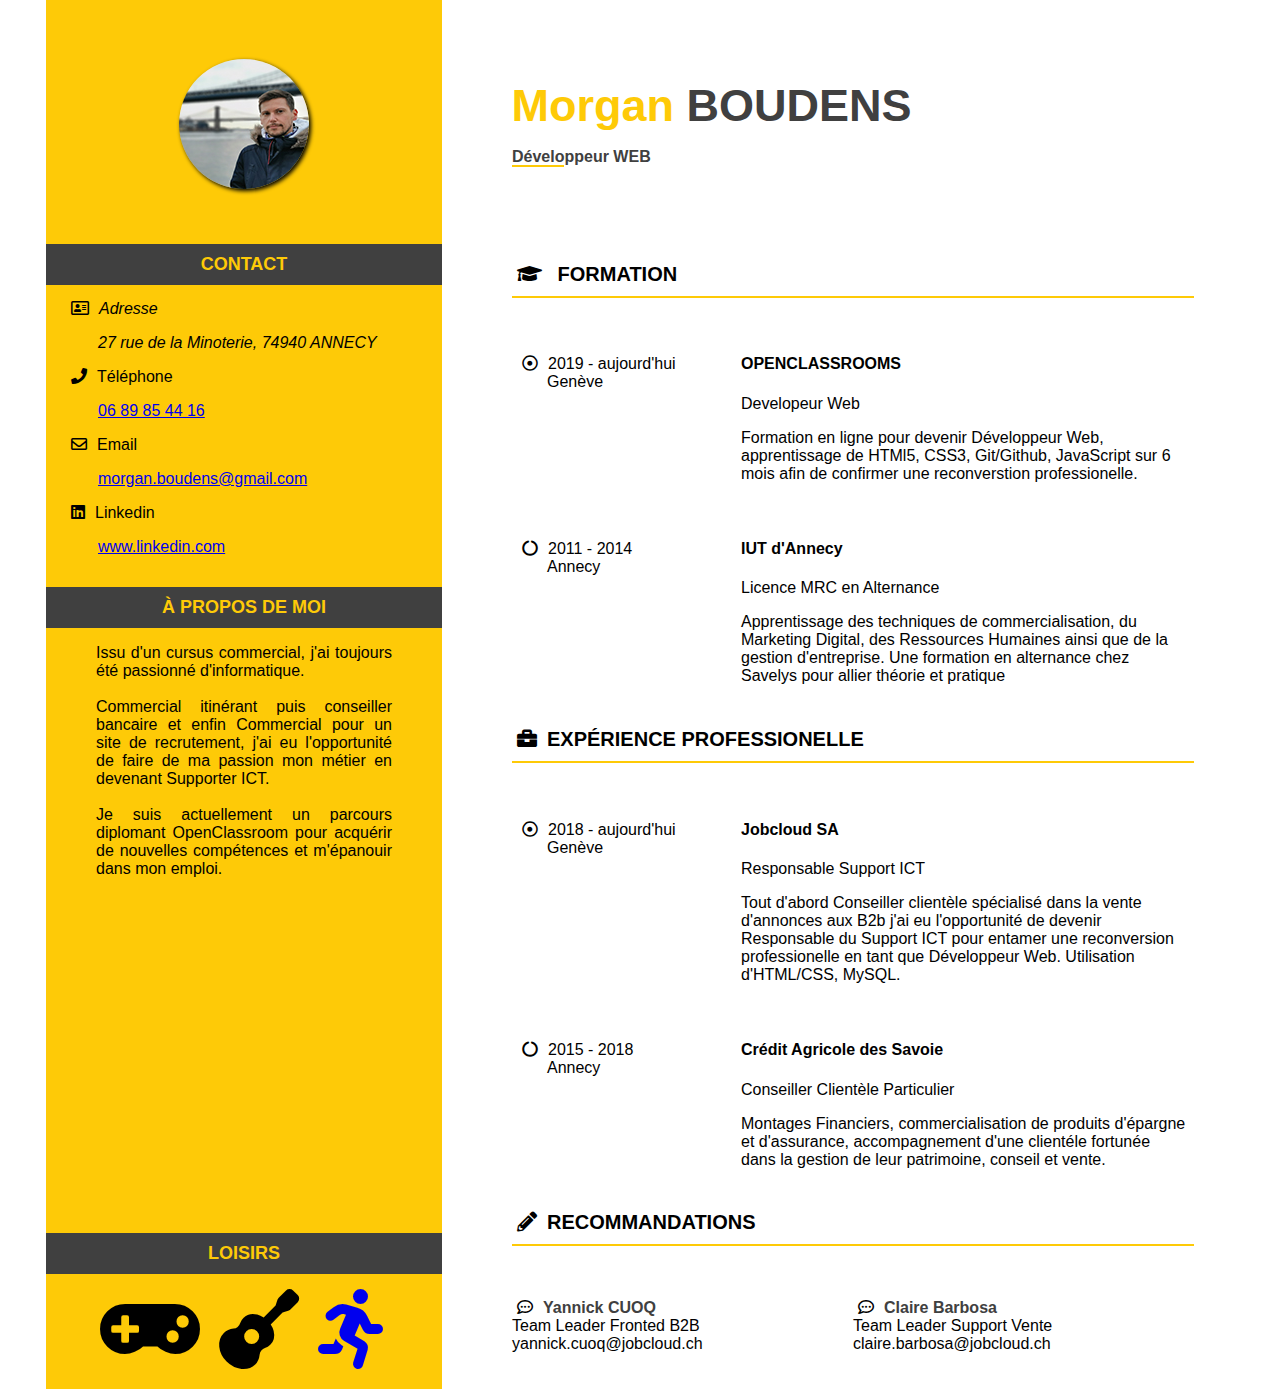
<file: index.html>
<!DOCTYPE HTML>
<html>
	<head>
		<meta charset="utf-8"/>
		<link rel="stylesheet" href="style.css" />
		<title>CV Morgan</title>
		<link href="fontawesome/css/all.css" rel="stylesheet"> <!--load all styles -->
	</head>
	<body>
		<!--<div id="presentation">
			<h1><strong>Morgan BOUDENS</strong></h1>
			<p>Développeur WEB</p>
		</div>-->
	
		<section class="presentation"><!--partie gauche jaune balise aside non utilisé pour meilleur référencement-->
			<figure id="image">
				<a href="img/photo_morgan.jpg"><!--photo Morgan-->
					<img src="img/photo_morgan_miniature2.jpg" alt="Photo Morgan BOUDENS" title="Morgan BOUDENS" />
				</a>		
			</figure>
			<div class="name_aside">
				<h1><strong><span style="color:black;">Morgan</span> BOUDENS</strong></h1>
				<p class="dev"><strong><span class="underline">Dévelo</span>ppeur WEB</strong></p>
			</div>
			<section class="contact">
				<h2>CONTACT</h2>
				<address>
					<i class="far fa-address-card"></i>Adresse
					<p>27 rue de la Minoterie, 74940 ANNECY</p>
				</address>
				<p>
					<i class="fas fa-phone"></i>Téléphone
					<p>
						<a href="tel:+33689854416">06 89 85 44 16</a>
					</p>
				</p>
				<p>
					<i class="far fa-envelope"></i>Email
					<p>
						<a href="mailto:boudens.morgan@gmail.com">morgan.boudens@gmail.com</a>
					</p>	
				</p>
				<p>
					<i class="fab fa-linkedin"></i>Linkedin
					<p>
						<a href="https://www.linkedin.com/in/morgan-boudens-ba7a5050/">www.linkedin.com</a>
					</p>
				</p>
			</section>
			<section class="a-propos">
				<div>
					<h2>À PROPOS DE MOI</h2>
					<p class="text">Issu d'un cursus commercial, j'ai toujours été passionné d'informatique.</br></br> Commercial itinérant puis conseiller bancaire et enfin Commercial pour un site de recrutement, j'ai eu l'opportunité de faire de ma passion mon métier en devenant Supporter ICT. </br></br> Je suis actuellement un parcours diplomant OpenClassroom pour acquérir de nouvelles compétences et m'épanouir dans mon emploi.</p>
				</div>
			</section>
			<section>
			<div class="picto">
				<h2 class="loisirs"> LOISIRS </h2>
					<i class="fas fa-gamepad fa-5x"></i>
					<i class="fas fa-guitar fa-5x"></i>
					<a href="https://csav-handball.com/seniors-garcons-honneur-aura/2019-2020" target="blank" title="CSAV Handball">
						<i class="fas fa-running fa-5x"></i>
					</a>
					<!--<figure><img src="img/manette.jpg" alt="picto manette"></figure>-->
			</div>
			</section>	
		</section>
		<main>
			<h1><strong><span style="color:#feca07;">Morgan</span> BOUDENS</strong></h1>
			<p class="dev"><strong><span class="underline">Dévelo</span>ppeur WEB</strong></p></br></br></br>
			<h2 class="underline1">
				<i class="fas fa-graduation-cap"></i>
				FORMATION
			</h2>
			<section class="formation">	
				<article>
					<div class="left">
						<h4><i class="far fa-dot-circle"></i>2019 - aujourd'hui</h4>
						<p>Genève</p>
					</div>	
					<div class="right">
						<h4>OPENCLASSROOMS</h4>
						<p>Developeur Web</p>
						<p>Formation en ligne pour devenir Développeur Web, apprentissage de HTMl5, CSS3, Git/Github, JavaScript sur 6 mois afin de confirmer une reconverstion professionelle.</p>	
					</div>
				</article>
				<article>
					<div class="left">
						<h4><i class="fas fa-circle-notch"></i>2011 - 2014</h4>
						<p>Annecy</p>
					</div>
					<div class="right">	
						<h4>IUT d'Annecy</h4>
						<p>Licence MRC en Alternance</p>
						<p>Apprentissage des techniques de commercialisation, du Marketing Digital, des Ressources Humaines ainsi que de la gestion d'entreprise. Une formation en alternance chez Savelys pour allier théorie et pratique</p>
					</div>
				</article>
			</section>										
			
			<h2 class="underline1"><i class="fas fa-briefcase"></i>EXPÉRIENCE PROFESSIONELLE</h2>
			<section class="experience">
				<article>
					<div class="left">
						<h4><i class="far fa-dot-circle"></i>2018 - aujourd'hui</h4>
						<p>Genève</p>
					</div>	
					<div class="right">
						<h4>Jobcloud SA</h4>
						<p>Responsable Support ICT</p>
						<p>Tout d'abord Conseiller clientèle spécialisé dans la vente d'annonces aux B2b j'ai eu l'opportunité de devenir Responsable du Support ICT pour entamer une reconversion professionelle en tant que Développeur Web. Utilisation d'HTML/CSS, MySQL.</p>	
					</div>
				</article>
				<article>
					<div class="left">
						<h4><i class="fas fa-circle-notch"></i>2015 - 2018</h4>
						<p>Annecy</p>
					</div>
					<div class="right">	
						<h4>Crédit Agricole des Savoie</h4>
						<p>Conseiller Clientèle Particulier</p>
						<p>Montages Financiers, commercialisation de produits d'épargne et d'assurance, accompagnement d'une clientéle fortunée dans la gestion de leur patrimoine, conseil et vente.</p>
					</div>
				</article>
			</section>				
			
			<h2 class="underline1"><i class="fas fa-pencil-alt"></i>RECOMMANDATIONS</h2>
			<section class="reco">	
				<div class="textgauche">
					<p><i class="far fa-comment-dots"></i><strong>Yannick CUOQ</strong></br>Team Leader Fronted B2B</br>yannick.cuoq@jobcloud.ch</p>
				</div>
				<div class="textdroite">
					<p><i class="far fa-comment-dots"></i><strong>Claire Barbosa</strong></br>Team Leader Support Vente</br>claire.barbosa@jobcloud.ch</p>
				</div>
			</section>	
		</main>
	</body>
</html>
</file>
<file: style.css>
/*Organisation CSS : 
	1-Body
	2-Main
	3-Presentation
	4-Responsive*/


/*1-Body*/

body
{
	font-family: Helvetica, sans-serif;
	height: 100%;
    display: flex;
    flex-wrap: wrap;
    justify-content: center;
    align-items: stretch;
    align-content: center;
    max-width: 1200px;
    margin: auto;
 }

/*2-Main*/

main
{
	
	flex: 1 1 0;
	max-width: 66%;
	display: flex;
	flex-direction: column;
	
}

main h1
{
	margin-left: 5%;
	font-size: 45px;
	margin-bottom: 0px;
	margin-top: 80px;
}

main h2
{
	font-size: 20px;
	padding-top: 10px;
	margin-left: 70px;
	padding-bottom: 10px;

}


main span {
	margin-left: 30px;
}

main strong {
	color: #404040;
}

.dev {

	margin-left: 40px;
}

article {

	display: flex;
}

.formation{
	display: flex;
	flex-direction: column; 
	
	}

.left {
	margin-top: 20px;
	margin-left: 75px;
	flex: 1;
}

.right {
	margin-top: 20px;
	flex: 2;
	margin-right: 45px;
}

.left p {

	margin-left: 30px;
	margin-top: 0px;
	

}

.left h4 {

	margin-bottom: 0;
	font-weight: lighter;

}

.text2 {
	margin-top: 105px;
}

.experience{
	display: flex;
	flex-direction: column;
	
	}


.reco {
	display: flex;
	margin-left: 20px;
	
}

.textgauche {
	flex: 1;
	margin-left: 50px;
	margin-top: 20px;
	margin-bottom: 20px;
	
}

.textdroite {
	flex: 1;
	margin-top: 20px;
	margin-right: 40px;
	margin-bottom: 20px;
}

/*3-Présentation (partie gauche)*/

.presentation
{
	background-color: #feca07;
	max-width: 33%;
	flex: 1 1 0;
	word-break: break-word;
	display: flex;
	flex-direction: column;
	/*height: 1600px;*/

	
}



address {
	text-align: left;
	margin-left: 20px;
}

.presentation section address p {

	margin-left: 32px;
}

.presentation section p {
	text-align: left;
	margin-left: 20px;
	
}




.a-propos
{
	flex-grow: 1;
	
}

.presentation h2 
{
	background-color: #404040 ;
	color: #feca07;
	text-align: center;
	font-size: 18px;
	padding-top: 10px;
	padding-bottom: 10px;

}

.presentation .text
{
	
	margin-left: 50px;
	margin-right: 50px;
	text-align: justify;
		
}

section .presentation  a {

	text-decoration: none;
}


#image
{
	margin: auto;
	margin-top: 15%;
	margin-bottom: 10%;
	overflow:hidden;
    -webkit-border-radius:100px;
    -moz-border-radius:100px;
    border-radius:100px;
    width:130px;
	height:130px;
	box-shadow: 2px 2px 4px black;
	

	
}

section .contact a {

	margin-left: 32px;
}

.underline
{
	border-bottom: 2px solid #feca07;
	
}

.underline1
{
	border-bottom: 2px solid #feca07;
	margin-right: 40px;
	
	
}

.fas, .far, .fab
{
	padding-right: 10px;
	padding-left: 5px;

}

.picto

{

	text-align: center;
	margin-bottom: 20px;
	
	
}

.picto a:visited {
	color: black;	
}

/*4-Responsive*/

@media all and (max-width: 1025px)
{
    body
    {
		width: 100%;
		flex-direction: column;
				
	}

	main {

		max-width: 100%;
		font-size: 28px;

	}

	main div {
		width: 100%;
		margin:auto;
	}
	

	main h1 {
		
		text-align: center;
	}	
	main h2 {
		
		font-size: 28px;
	}

	.dev {
		text-align: center;
		font-size: 30px;
		margin-left: 0;
	}

	.presentation h2 {
		font-size: 14px
	}	

	.presentation {
		display: flex;
		flex-wrap: wrap;
		flex-direction: row;
		max-width: 100%;
		font-size: 20px;
		
	}

	.presentation div {
		
		
		width: 100%;
		

	}

	.presentation section {

		
		width: 100%;
	}

	#a-propos
{
	flex-grow: 1;
	
}

.presentation .contact address {

	text-align: center;
	margin-left: 0;
}


.presentation .contact p {

	text-align: center;
	margin-left: 0;
}

.presentation section p {

	padding-left: 0;
	margin-left: 0;
}
.picto {

	margin-bottom: 14px;
}

.picto i {

	margin-left: 50px;
	margin-right: 50px;
	margin-top: 20px;
	margin-bottom: 20px;
}


 .fa-address-card, .fa-phone, .fa-envelope, .fa-linkedin
{
	margin-right: 35px;

}

.presentation section a {

	margin-left: 65px;
	text-decoration: none;
}

.presentation section address p {

	margin-left: 65px;
	
}

#image
{
	margin-top: 4%;
	margin-bottom: 1%;
	

}

main h1 {

	display: none;
}

main .dev {

	display: none;
}

.presentation .name_aside {

	text-align: center;

}

.presentation .name_aside h1 {

	font-size: 25px;

}

.presentation .name_aside .dev {

	font-size: 19px;
	
}

.presentation .name_aside .dev .underline {
	
	border-bottom: 2px solid black;
}





}

@media (min-width:1025px) and (max-width: 3000px)
{
	.presentation .name_aside {

		display: none;
		
	}


}
</file>
